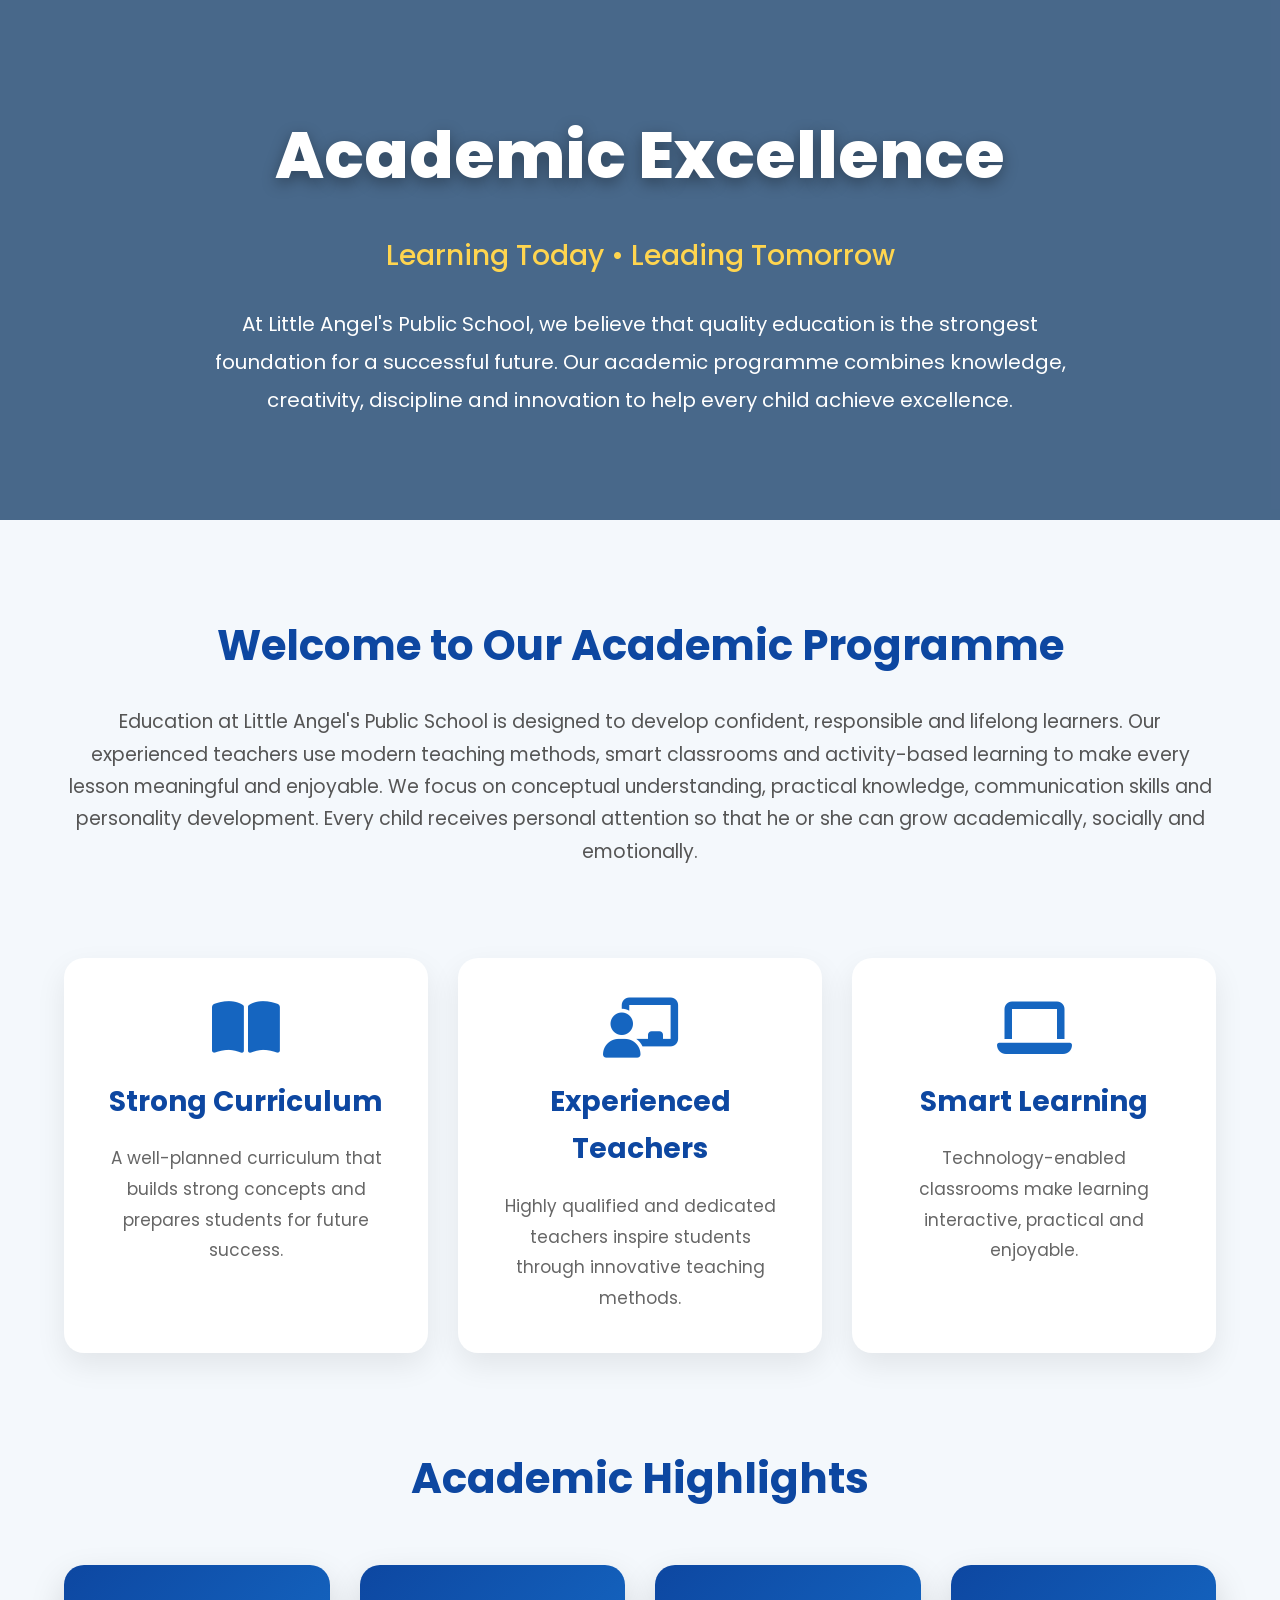
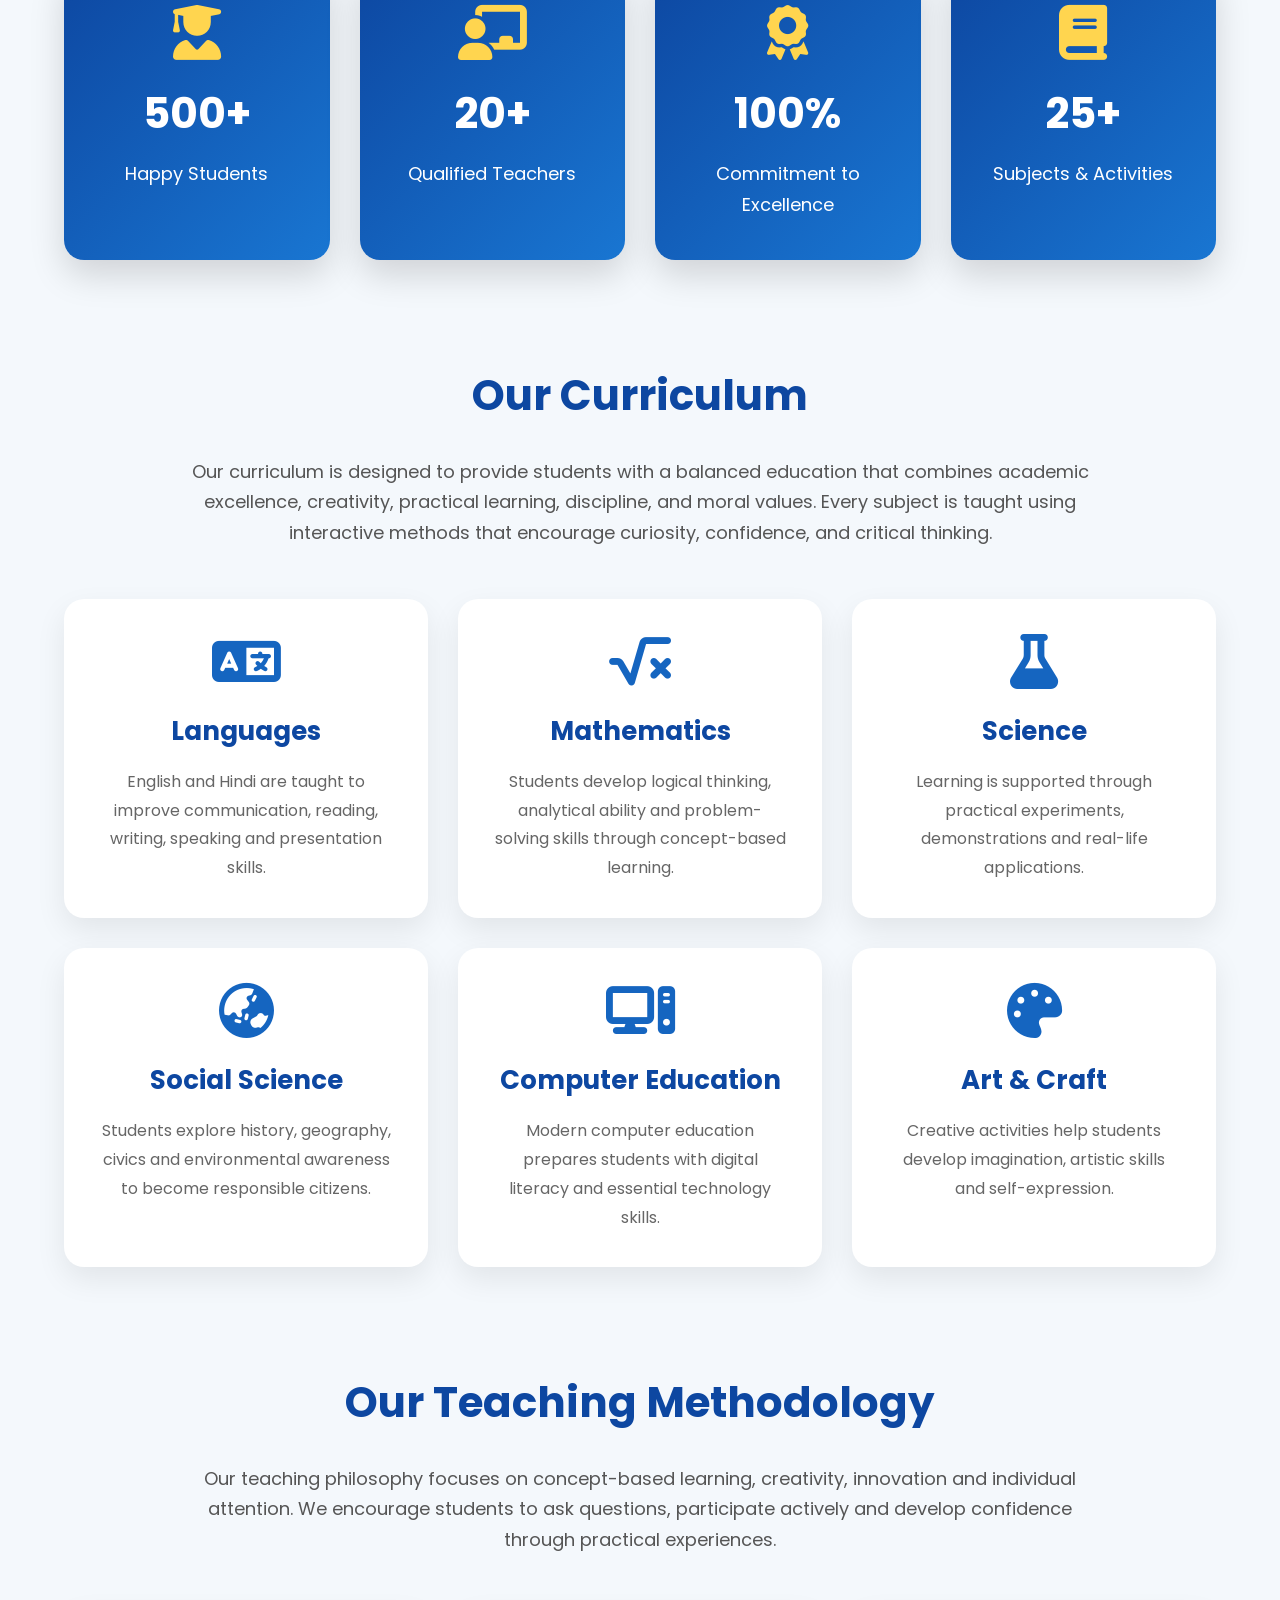
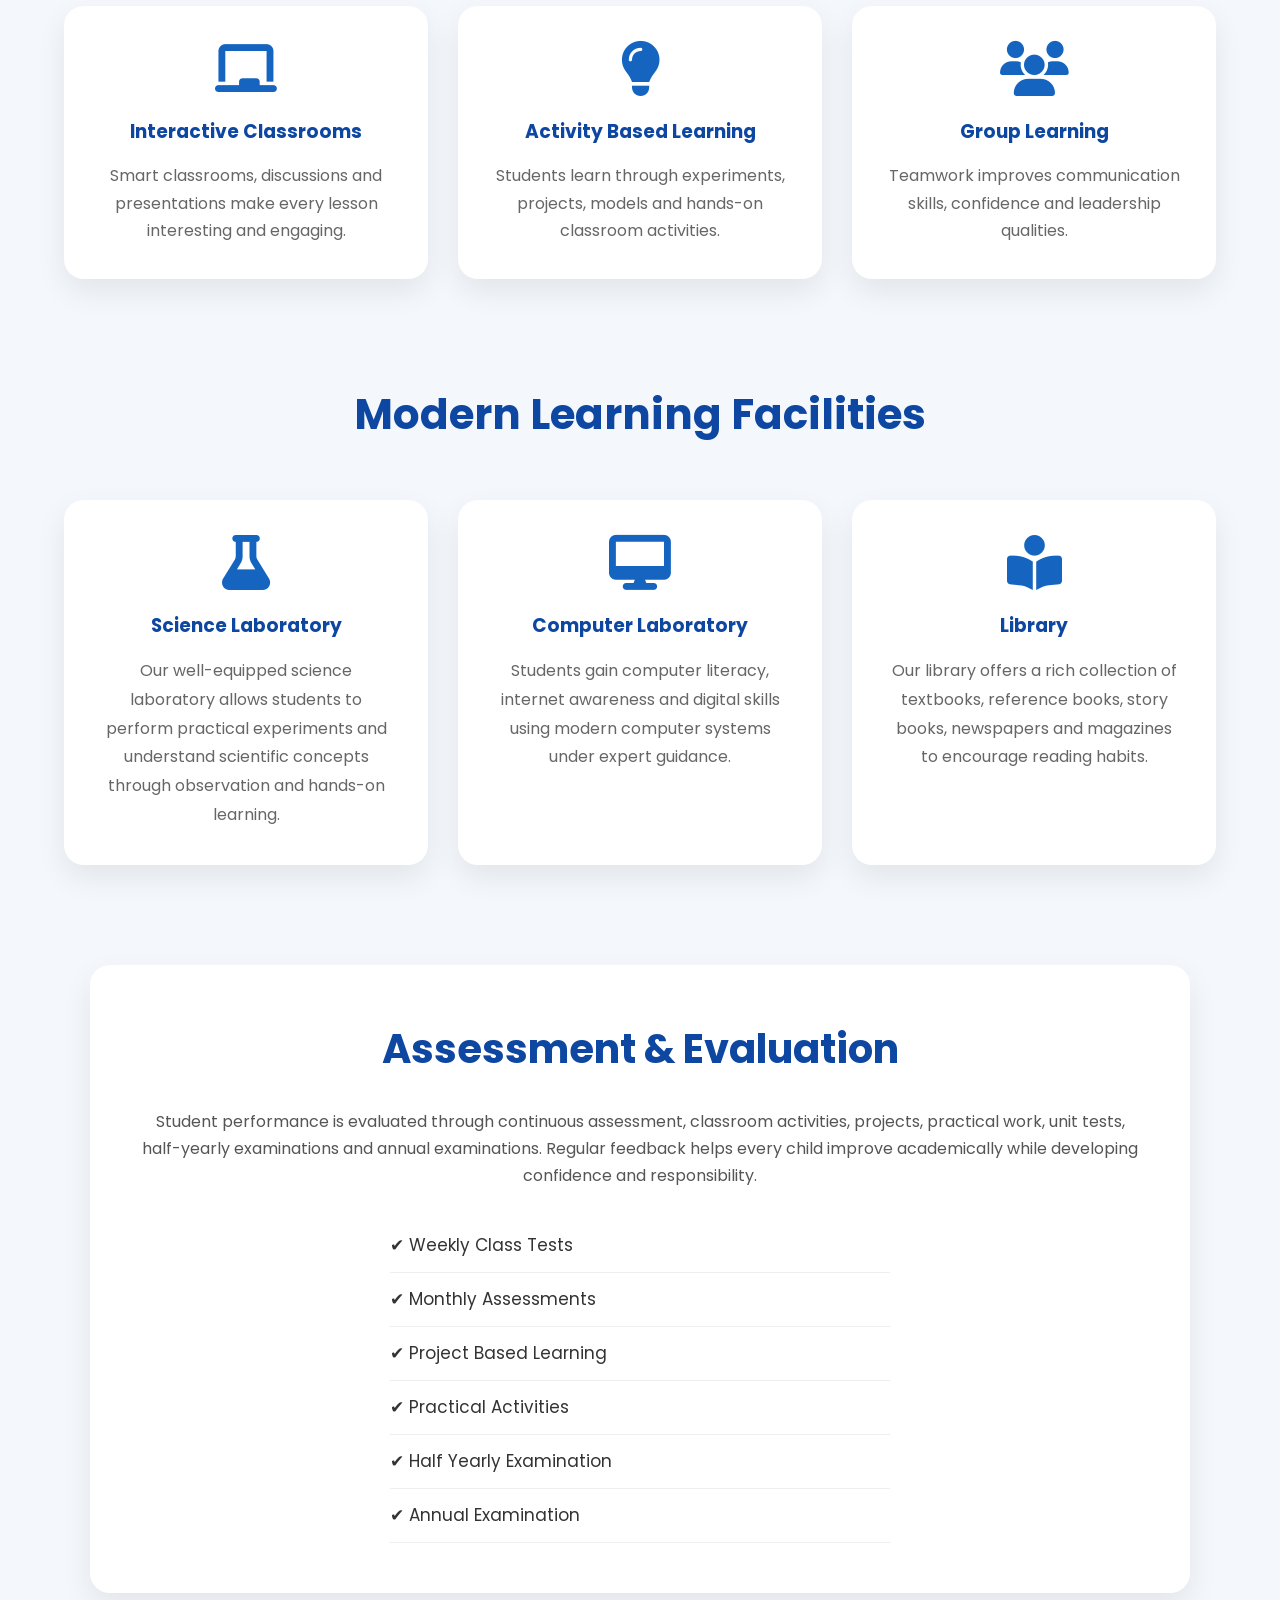
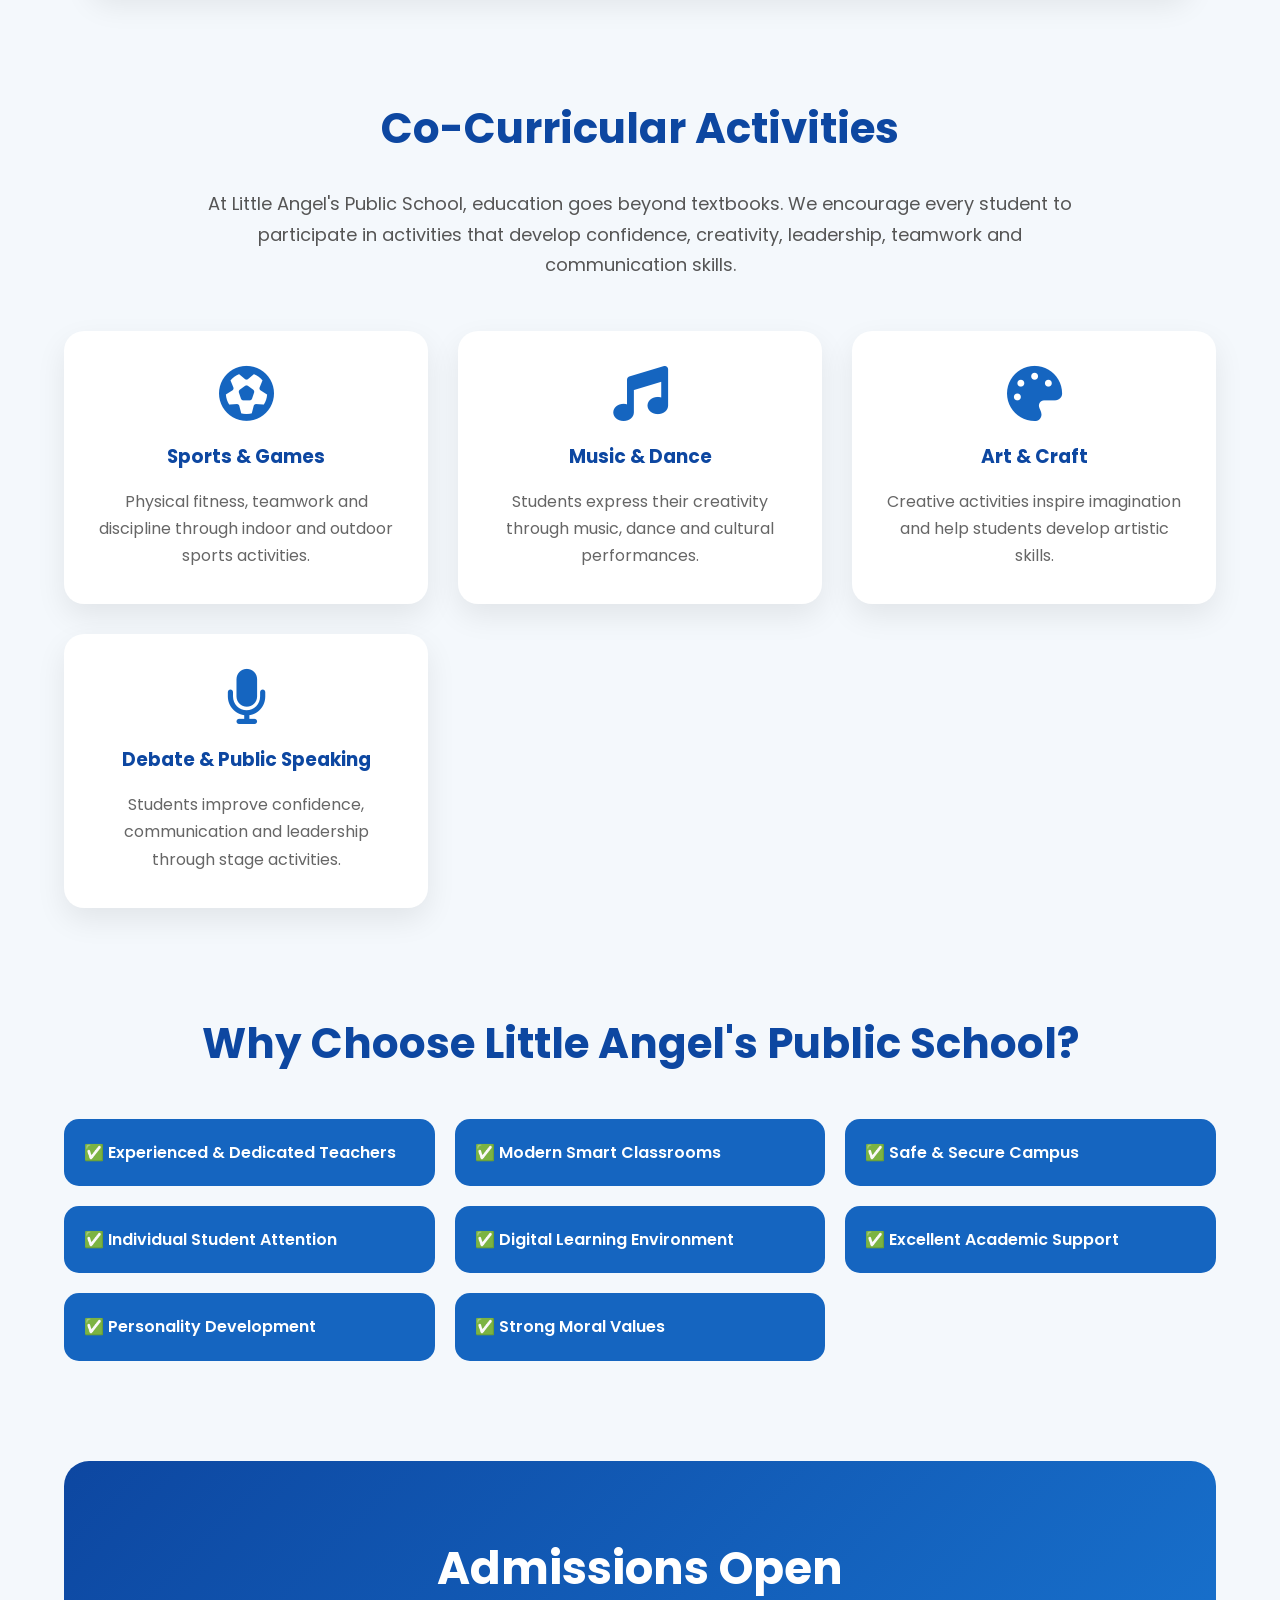
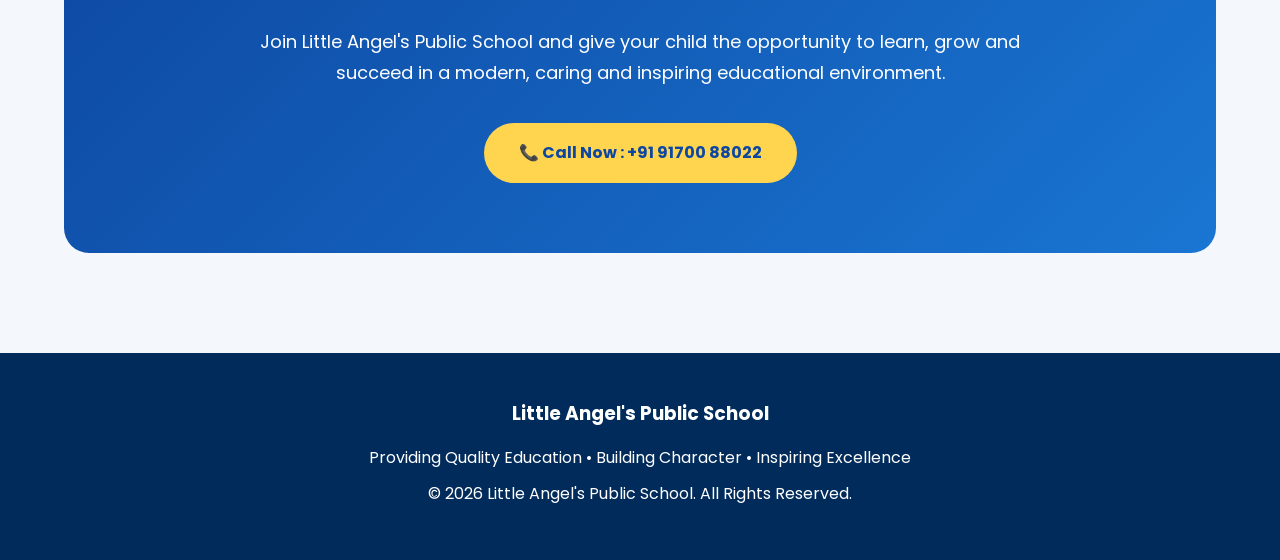
<file: academics.html>
<!DOCTYPE html>
<html lang="en">

<head>

<meta charset="UTF-8">
<meta name="viewport" content="width=device-width, initial-scale=1.0">

<title>Academics | Little Angel's Public School</title>

<link rel="stylesheet" href="academics.css">

<link href="https://fonts.googleapis.com/css2?family=Poppins:wght@300;400;500;600;700;800&display=swap" rel="stylesheet">

<link rel="stylesheet"
href="https://cdnjs.cloudflare.com/ajax/libs/font-awesome/6.7.2/css/all.min.css">

</head>

<body>

<!-- ==========================
ACADEMICS HERO
========================== -->

<section class="hero">

<div class="overlay"></div>

<div class="hero-content">

<h1>Academic Excellence</h1>

<h3>Learning Today • Leading Tomorrow</h3>

<p>

At Little Angel's Public School, we believe that quality education is the strongest foundation for a successful future. Our academic programme combines knowledge, creativity, discipline and innovation to help every child achieve excellence.

</p>

</div>

</section>

<!-- ==========================
INTRODUCTION
========================== -->

<section class="intro">

<h2>Welcome to Our Academic Programme</h2>

<p>

Education at Little Angel's Public School is designed to develop confident, responsible and lifelong learners. Our experienced teachers use modern teaching methods, smart classrooms and activity-based learning to make every lesson meaningful and enjoyable.

We focus on conceptual understanding, practical knowledge, communication skills and personality development. Every child receives personal attention so that he or she can grow academically, socially and emotionally.

</p>

</section>

<!-- ==========================
ACADEMIC CARDS
========================== -->

<section class="cards">

<div class="card">

<i class="fa-solid fa-book-open"></i>

<h3>Strong Curriculum</h3>

<p>

A well-planned curriculum that builds strong concepts and prepares students for future success.

</p>

</div>

<div class="card">

<i class="fa-solid fa-chalkboard-user"></i>

<h3>Experienced Teachers</h3>

<p>

Highly qualified and dedicated teachers inspire students through innovative teaching methods.

</p>

</div>

<div class="card">

<i class="fa-solid fa-laptop"></i>

<h3>Smart Learning</h3>

<p>

Technology-enabled classrooms make learning interactive, practical and enjoyable.

</p>

</div>

</section>
<!-- ==========================
ACADEMIC HIGHLIGHTS
========================== -->

<section class="highlights">

<h2>Academic Highlights</h2>

<div class="highlight-grid">

<div class="highlight-box">
<i class="fa-solid fa-user-graduate"></i>
<h3>500+</h3>
<p>Happy Students</p>
</div>

<div class="highlight-box">
<i class="fa-solid fa-chalkboard-user"></i>
<h3>20+</h3>
<p>Qualified Teachers</p>
</div>

<div class="highlight-box">
<i class="fa-solid fa-award"></i>
<h3>100%</h3>
<p>Commitment to Excellence</p>
</div>

<div class="highlight-box">
<i class="fa-solid fa-book"></i>
<h3>25+</h3>
<p>Subjects & Activities</p>
</div>

</div>

</section>



<!-- ==========================
OUR CURRICULUM
========================== -->

<section class="curriculum">

<h2>Our Curriculum</h2>

<p>

Our curriculum is designed to provide students with a balanced education that combines academic excellence, creativity, practical learning, discipline, and moral values. Every subject is taught using interactive methods that encourage curiosity, confidence, and critical thinking.

</p>

<div class="curriculum-grid">

<div class="subject-card">

<i class="fa-solid fa-language"></i>

<h3>Languages</h3>

<p>
English and Hindi are taught to improve communication, reading, writing, speaking and presentation skills.
</p>

</div>



<div class="subject-card">

<i class="fa-solid fa-square-root-variable"></i>

<h3>Mathematics</h3>

<p>
Students develop logical thinking, analytical ability and problem-solving skills through concept-based learning.
</p>

</div>



<div class="subject-card">

<i class="fa-solid fa-flask"></i>

<h3>Science</h3>

<p>
Learning is supported through practical experiments, demonstrations and real-life applications.
</p>

</div>



<div class="subject-card">

<i class="fa-solid fa-earth-asia"></i>

<h3>Social Science</h3>

<p>
Students explore history, geography, civics and environmental awareness to become responsible citizens.
</p>

</div>



<div class="subject-card">

<i class="fa-solid fa-computer"></i>

<h3>Computer Education</h3>

<p>
Modern computer education prepares students with digital literacy and essential technology skills.
</p>

</div>



<div class="subject-card">

<i class="fa-solid fa-palette"></i>

<h3>Art & Craft</h3>

<p>
Creative activities help students develop imagination, artistic skills and self-expression.
</p>

</div>

</div>

</section>
<!-- ==========================
TEACHING METHODOLOGY
========================== -->

<section class="methodology">

<h2>Our Teaching Methodology</h2>

<p class="section-text">

Our teaching philosophy focuses on concept-based learning, creativity, innovation and individual attention. We encourage students to ask questions, participate actively and develop confidence through practical experiences.

</p>

<div class="method-grid">

<div class="method-card">
<i class="fa-solid fa-chalkboard"></i>
<h3>Interactive Classrooms</h3>
<p>
Smart classrooms, discussions and presentations make every lesson interesting and engaging.
</p>
</div>

<div class="method-card">
<i class="fa-solid fa-lightbulb"></i>
<h3>Activity Based Learning</h3>
<p>
Students learn through experiments, projects, models and hands-on classroom activities.
</p>
</div>

<div class="method-card">
<i class="fa-solid fa-users"></i>
<h3>Group Learning</h3>
<p>
Teamwork improves communication skills, confidence and leadership qualities.
</p>
</div>

</div>

</section>



<!-- ==========================
LABORATORIES
========================== -->

<section class="labs">

<h2>Modern Learning Facilities</h2>

<div class="lab-grid">

<div class="lab-card">

<i class="fa-solid fa-flask"></i>

<h3>Science Laboratory</h3>

<p>

Our well-equipped science laboratory allows students to perform practical experiments and understand scientific concepts through observation and hands-on learning.

</p>

</div>



<div class="lab-card">

<i class="fa-solid fa-desktop"></i>

<h3>Computer Laboratory</h3>

<p>

Students gain computer literacy, internet awareness and digital skills using modern computer systems under expert guidance.

</p>

</div>



<div class="lab-card">

<i class="fa-solid fa-book-open-reader"></i>

<h3>Library</h3>

<p>

Our library offers a rich collection of textbooks, reference books, story books, newspapers and magazines to encourage reading habits.

</p>

</div>

</div>

</section>



<!-- ==========================
ASSESSMENT
========================== -->

<section class="assessment">

<h2>Assessment & Evaluation</h2>

<p>

Student performance is evaluated through continuous assessment, classroom activities, projects, practical work, unit tests, half-yearly examinations and annual examinations.

Regular feedback helps every child improve academically while developing confidence and responsibility.

</p>

<ul>

<li>✔ Weekly Class Tests</li>

<li>✔ Monthly Assessments</li>

<li>✔ Project Based Learning</li>

<li>✔ Practical Activities</li>

<li>✔ Half Yearly Examination</li>

<li>✔ Annual Examination</li>

</ul>

</section>
<!-- ==========================
CO-CURRICULAR ACTIVITIES
========================== -->

<section class="activities">

<h2>Co-Curricular Activities</h2>

<p class="section-text">

At Little Angel's Public School, education goes beyond textbooks. We encourage every student to participate in activities that develop confidence, creativity, leadership, teamwork and communication skills.

</p>

<div class="activity-grid">

<div class="activity-card">
<i class="fa-solid fa-futbol"></i>
<h3>Sports & Games</h3>
<p>Physical fitness, teamwork and discipline through indoor and outdoor sports activities.</p>
</div>

<div class="activity-card">
<i class="fa-solid fa-music"></i>
<h3>Music & Dance</h3>
<p>Students express their creativity through music, dance and cultural performances.</p>
</div>

<div class="activity-card">
<i class="fa-solid fa-palette"></i>
<h3>Art & Craft</h3>
<p>Creative activities inspire imagination and help students develop artistic skills.</p>
</div>

<div class="activity-card">
<i class="fa-solid fa-microphone"></i>
<h3>Debate & Public Speaking</h3>
<p>Students improve confidence, communication and leadership through stage activities.</p>
</div>

</div>

</section>


<!-- ==========================
WHY CHOOSE US
========================== -->

<section class="why-us">

<h2>Why Choose Little Angel's Public School?</h2>

<div class="why-grid">

<div>✅ Experienced & Dedicated Teachers</div>

<div>✅ Modern Smart Classrooms</div>

<div>✅ Safe & Secure Campus</div>

<div>✅ Individual Student Attention</div>

<div>✅ Digital Learning Environment</div>

<div>✅ Excellent Academic Support</div>

<div>✅ Personality Development</div>

<div>✅ Strong Moral Values</div>

</div>

</section>


<!-- ==========================
CALL TO ACTION
========================== -->

<section class="cta">

<h2>Admissions Open</h2>

<p>

Join Little Angel's Public School and give your child the opportunity to learn, grow and succeed in a modern, caring and inspiring educational environment.

</p>

<a href="tel:+919170088022" class="btn">

📞 Call Now : +91 91700 88022

</a>

</section>


<!-- ==========================
FOOTER
========================== -->

<footer>

<h3>Little Angel's Public School</h3>

<p>

Providing Quality Education • Building Character • Inspiring Excellence

</p>

<p>

© 2026 Little Angel's Public School. All Rights Reserved.

</p>

</footer>


<script src="academics.js"></script>

</body>

</html>
</file>
<file: academics.css>
/* ===========================================
   LITTLE ANGEL'S PUBLIC SCHOOL
   ACADEMICS PAGE
   PART 1
===========================================*/

*{
margin:0;
padding:0;
box-sizing:border-box;
}

html{
scroll-behavior:smooth;
}

body{

font-family:'Poppins',sans-serif;
background:#f4f8fc;
color:#333;
line-height:1.7;

}

/* ===========================================
   HERO
===========================================*/

.hero{

position:relative;

height:520px;

display:flex;

justify-content:center;

align-items:center;

text-align:center;

background:url("https://images.unsplash.com/photo-1523050854058-8df90110c9f1?auto=format&fit=crop&w=1600&q=80");

background-size:cover;

background-position:center;

overflow:hidden;

}

.overlay{

position:absolute;

top:0;
left:0;

width:100%;
height:100%;

background:rgba(0,43,91,.70);

}

.hero-content{

position:relative;

z-index:2;

width:90%;

max-width:900px;

color:#fff;

}

.hero-content h1{

font-size:65px;

font-weight:800;

margin-bottom:20px;

text-shadow:0 5px 15px rgba(0,0,0,.35);

}

.hero-content h3{

font-size:28px;

font-weight:500;

color:#FFD54F;

margin-bottom:25px;

}

.hero-content p{

font-size:20px;

line-height:1.9;

}

/* ===========================================
INTRO
===========================================*/

.intro{

width:90%;

max-width:1200px;

margin:90px auto;

text-align:center;

}

.intro h2{

font-size:42px;

color:#0D47A1;

margin-bottom:25px;

}

.intro p{

font-size:19px;

color:#555;

}

/* ===========================================
ACADEMIC CARDS
===========================================*/

.cards{

width:90%;

max-width:1250px;

margin:70px auto;

display:grid;

grid-template-columns:repeat(auto-fit,minmax(320px,1fr));

gap:30px;

}

.card{

background:#fff;

padding:40px;

border-radius:20px;

text-align:center;

box-shadow:0 12px 30px rgba(0,0,0,.08);

transition:.35s;

}

.card:hover{

transform:translateY(-12px);

}

.card i{

font-size:60px;

color:#1565C0;

margin-bottom:20px;

}

.card h3{

font-size:28px;

color:#0D47A1;

margin-bottom:18px;

}

.card p{

font-size:17px;

color:#666;

line-height:1.8;

}
/* ===========================================
   ACADEMIC HIGHLIGHTS
=========================================== */

.highlights{
    width:90%;
    max-width:1200px;
    margin:90px auto;
}

.highlights h2{
    text-align:center;
    font-size:42px;
    color:#0D47A1;
    margin-bottom:50px;
}

.highlight-grid{
    display:grid;
    grid-template-columns:repeat(auto-fit,minmax(250px,1fr));
    gap:30px;
}

.highlight-box{
    background:linear-gradient(135deg,#0D47A1,#1976D2);
    color:#fff;
    padding:40px 25px;
    text-align:center;
    border-radius:20px;
    box-shadow:0 15px 35px rgba(0,0,0,.15);
    transition:.35s;
}

.highlight-box:hover{
    transform:translateY(-10px);
}

.highlight-box i{
    font-size:55px;
    color:#FFD54F;
    margin-bottom:18px;
}

.highlight-box h3{
    font-size:42px;
    margin-bottom:10px;
}

.highlight-box p{
    font-size:18px;
}


/* ===========================================
   CURRICULUM
=========================================== */

.curriculum{
    width:90%;
    max-width:1200px;
    margin:100px auto;
}

.curriculum h2{
    text-align:center;
    font-size:42px;
    color:#0D47A1;
    margin-bottom:25px;
}

.curriculum>p{
    text-align:center;
    font-size:18px;
    color:#555;
    max-width:900px;
    margin:0 auto 50px;
}

.curriculum-grid{
    display:grid;
    grid-template-columns:repeat(auto-fit,minmax(300px,1fr));
    gap:30px;
}

.subject-card{
    background:#fff;
    border-radius:20px;
    padding:35px;
    text-align:center;
    box-shadow:0 12px 30px rgba(0,0,0,.08);
    transition:.35s;
}

.subject-card:hover{
    transform:translateY(-10px);
}

.subject-card i{
    font-size:55px;
    color:#1565C0;
    margin-bottom:20px;
}

.subject-card h3{
    font-size:26px;
    color:#0D47A1;
    margin-bottom:15px;
}

.subject-card p{
    color:#666;
    font-size:16px;
    line-height:1.8;
}
/* ===========================================
   TEACHING METHODOLOGY
=========================================== */

.methodology{
    width:90%;
    max-width:1200px;
    margin:100px auto;
}

.methodology h2{
    text-align:center;
    font-size:42px;
    color:#0D47A1;
    margin-bottom:25px;
}

.section-text{
    text-align:center;
    max-width:900px;
    margin:0 auto 50px;
    font-size:18px;
    color:#555;
}

.method-grid{
    display:grid;
    grid-template-columns:repeat(auto-fit,minmax(300px,1fr));
    gap:30px;
}

.method-card{
    background:#fff;
    padding:35px;
    border-radius:20px;
    text-align:center;
    box-shadow:0 12px 30px rgba(0,0,0,.08);
    transition:.35s;
}

.method-card:hover{
    transform:translateY(-10px);
}

.method-card i{
    font-size:55px;
    color:#1565C0;
    margin-bottom:20px;
}

.method-card h3{
    color:#0D47A1;
    margin-bottom:15px;
}

.method-card p{
    color:#666;
}


/* ===========================================
   LAB SECTION
=========================================== */

.labs{
    width:90%;
    max-width:1200px;
    margin:100px auto;
}

.labs h2{
    text-align:center;
    color:#0D47A1;
    font-size:42px;
    margin-bottom:50px;
}

.lab-grid{
    display:grid;
    grid-template-columns:repeat(auto-fit,minmax(300px,1fr));
    gap:30px;
}

.lab-card{
    background:#fff;
    padding:35px;
    border-radius:20px;
    text-align:center;
    box-shadow:0 12px 30px rgba(0,0,0,.08);
    transition:.35s;
}

.lab-card:hover{
    transform:translateY(-10px);
}

.lab-card i{
    font-size:55px;
    color:#1565C0;
    margin-bottom:20px;
}

.lab-card h3{
    color:#0D47A1;
    margin-bottom:15px;
}

.lab-card p{
    color:#666;
    line-height:1.8;
}


/* ===========================================
   ASSESSMENT
=========================================== */

.assessment{
    width:90%;
    max-width:1100px;
    margin:100px auto;
    background:#fff;
    padding:50px;
    border-radius:20px;
    box-shadow:0 12px 30px rgba(0,0,0,.08);
}

.assessment h2{
    color:#0D47A1;
    text-align:center;
    margin-bottom:25px;
    font-size:40px;
}

.assessment p{
    text-align:center;
    color:#555;
    margin-bottom:30px;
}

.assessment ul{
    list-style:none;
    max-width:500px;
    margin:auto;
}

.assessment li{
    padding:12px 0;
    font-size:17px;
    border-bottom:1px solid #eee;
}


/* ===========================================
   ACTIVITIES
=========================================== */

.activities{
    width:90%;
    max-width:1200px;
    margin:100px auto;
}

.activities h2{
    text-align:center;
    font-size:42px;
    color:#0D47A1;
    margin-bottom:25px;
}

.activity-grid{
    display:grid;
    grid-template-columns:repeat(auto-fit,minmax(280px,1fr));
    gap:30px;
    margin-top:50px;
}

.activity-card{
    background:#fff;
    padding:35px;
    text-align:center;
    border-radius:20px;
    box-shadow:0 12px 30px rgba(0,0,0,.08);
    transition:.35s;
}

.activity-card:hover{
    transform:translateY(-10px);
}

.activity-card i{
    font-size:55px;
    color:#1565C0;
    margin-bottom:20px;
}

.activity-card h3{
    color:#0D47A1;
    margin-bottom:15px;
}

.activity-card p{
    color:#666;
}


/* ===========================================
   WHY CHOOSE US
=========================================== */

.why-us{
    width:90%;
    max-width:1200px;
    margin:100px auto;
}

.why-us h2{
    text-align:center;
    color:#0D47A1;
    margin-bottom:40px;
    font-size:42px;
}

.why-grid{
    display:grid;
    grid-template-columns:repeat(auto-fit,minmax(280px,1fr));
    gap:20px;
}

.why-grid div{
    background:#1565C0;
    color:#fff;
    padding:20px;
    border-radius:15px;
    font-weight:600;
}


/* ===========================================
   CTA
=========================================== */

.cta{
    width:90%;
    max-width:1200px;
    margin:100px auto;
    padding:70px 30px;
    text-align:center;
    background:linear-gradient(135deg,#0D47A1,#1976D2);
    color:#fff;
    border-radius:25px;
}

.cta h2{
    font-size:45px;
    margin-bottom:20px;
}

.cta p{
    max-width:800px;
    margin:auto auto 35px;
    font-size:18px;
}

.btn{
    display:inline-block;
    background:#FFD54F;
    color:#0D47A1;
    padding:16px 35px;
    border-radius:40px;
    text-decoration:none;
    font-weight:700;
    transition:.3s;
}

.btn:hover{
    background:#fff;
}


/* ===========================================
   FOOTER
=========================================== */

footer{
    background:#002b5b;
    color:#fff;
    text-align:center;
    padding:45px 20px;
}

footer h3{
    margin-bottom:15px;
}

footer p{
    margin:8px 0;
}


/* ===========================================
   MOBILE RESPONSIVE
=========================================== */

@media(max-width:768px){

.hero{
height:340px;
}

.hero-content h1{
font-size:38px;
}

.hero-content h3{
font-size:20px;
}

.hero-content p{
font-size:16px;
}

.intro h2,
.highlights h2,
.curriculum h2,
.methodology h2,
.labs h2,
.activities h2,
.why-us h2,
.assessment h2,
.cta h2{
font-size:30px;
}

.card,
.subject-card,
.method-card,
.lab-card,
.activity-card{
padding:25px;
}

.assessment{
padding:30px 20px;
}

.cta{
padding:50px 20px;
}

.btn{
display:block;
width:100%;
max-width:320px;
margin:auto;
}

}
</file>
